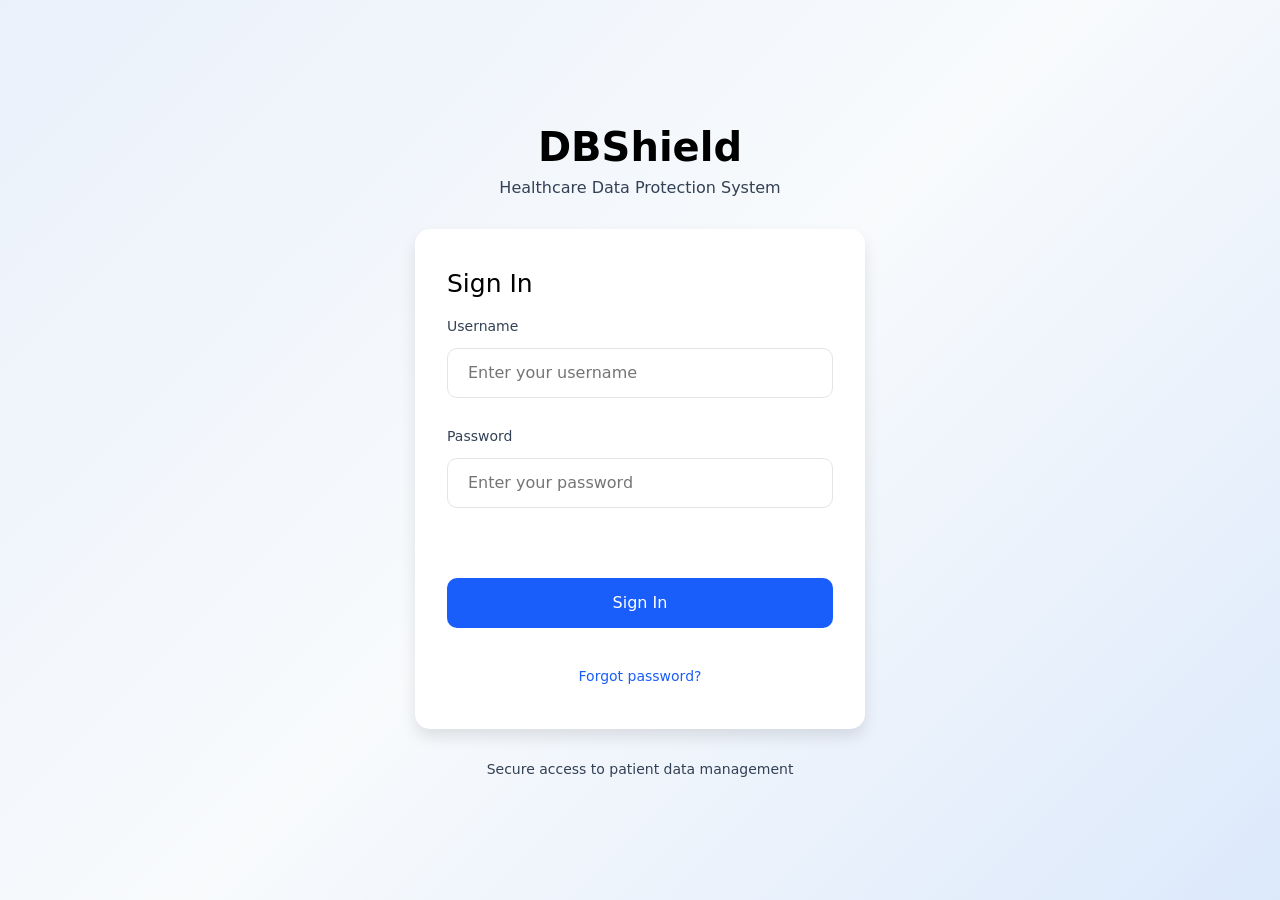
<file: frontend/auth/sign_in/index.html>
<!DOCTYPE html>
<html lang="en">
  <head>
    <meta charset="UTF-8">
    <meta name="viewport" content="width=device-width, initial-scale=1.0">
    <title>Sign In</title>
    <link rel="stylesheet" href="style.css">
  </head>
  <body>
    <div class="auth-header">
      <h1>DBShield</h1>
      <p>Healthcare Data Protection System</p>
    </div>
    <div class="wrapper">
      <div class="titles">
        <div class="title-signin">Sign In</div>
      </div>
      <form class="login-form" autocomplete="off">
        <div class="input-box">
          <label for="log-username" class="label">Username</label>
          <div class="input-wrapper">
            <input type="text" class="input-field" id="log-username" placeholder="Enter your username">
          </div>
        </div>
        <div class="input-box">
          <label for="log-pass" class="label">Password</label>
          <div class="input-wrapper">
            <input type="password" class="input-field" id="log-pass" placeholder="Enter your password">
          </div>
        </div>
        <p class="form-message" id="login-message" aria-live="polite"></p>
        <div class="input-box">
          <button class="btn-submit" id="SignInBtn" type="submit">Sign In</button>
        </div>
        <div class="form-cols">
          <div class="col-1"></div>
          <div class="col-2">
            <a href="#">Forgot password?</a>
          </div>
        </div>
      </form>
    </div>
    <div class="auth-footer">
      <p>Secure access to patient data management</p>
    </div>
    <script src="script.js"></script>
  </body>
</html>
</file>
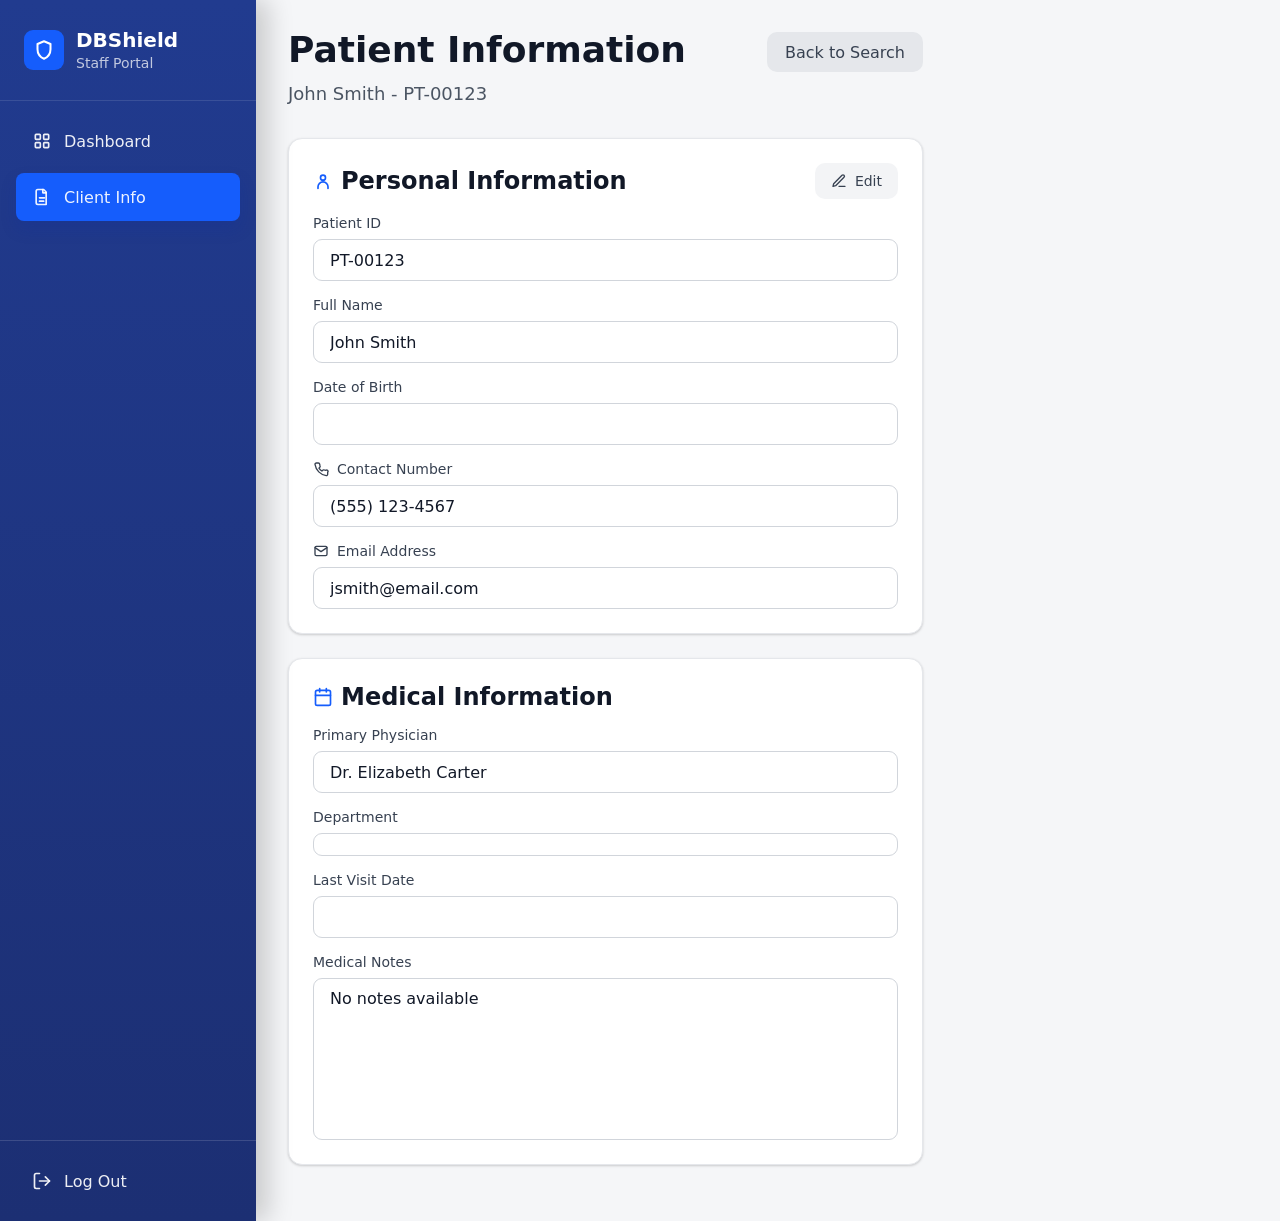
<file: record-detail.html>
<!doctype html>
<html lang="en">
  <head>
    <meta charset="utf-8">
    <meta name="viewport" content="width=device-width, initial-scale=1">
    <title>DBShield - Patient Information</title>
    <link rel="stylesheet" href="styles.css">
  </head>
  <body data-page="detail">
    <div class="db-layout db-layout--detail">
      <aside class="sidebar">
        <div class="sidebar__brand">
          <span class="brand-icon" aria-hidden="true">
            <svg viewBox="0 0 24 24">
              <path d="M12 3.25 18.5 6v5.15c0 4.28-2.64 7.83-6.5 9.6-3.86-1.77-6.5-5.32-6.5-9.6V6L12 3.25Z"></path>
            </svg>
          </span>
          <span>
            <strong>DBShield</strong>
            <small>Staff Portal</small>
          </span>
        </div>

        <nav class="side-nav" aria-label="Main navigation">
          <a class="side-nav__item" href="#">
            <svg viewBox="0 0 24 24" aria-hidden="true">
              <rect x="4" y="4" width="6" height="6" rx="1"></rect>
              <rect x="14" y="4" width="6" height="6" rx="1"></rect>
              <rect x="4" y="14" width="6" height="6" rx="1"></rect>
              <rect x="14" y="14" width="6" height="6" rx="1"></rect>
            </svg>
            Dashboard
          </a>
          <a class="side-nav__item side-nav__item--active" href="record-detail.html">
            <svg viewBox="0 0 24 24" aria-hidden="true">
              <path d="M7 3h7l3 3v15H7a2 2 0 0 1-2-2V5a2 2 0 0 1 2-2Z"></path>
              <path d="M13 3v4h4"></path>
              <path d="M9 13h6"></path>
              <path d="M9 17h5"></path>
            </svg>
            Client Info
          </a>
        </nav>

        <a class="logout" href="#">
          <svg viewBox="0 0 24 24" aria-hidden="true">
            <path d="M9 21H5a2 2 0 0 1-2-2V5a2 2 0 0 1 2-2h4"></path>
            <path d="M16 17l5-5-5-5"></path>
            <path d="M21 12H9"></path>
          </svg>
          Log Out
        </a>
      </aside>

      <main class="content content--detail">
        <header class="detail-title">
          <div>
            <h1>Patient Information</h1>
            <p>John Smith - PT-00123</p>
          </div>
          <a class="secondary-button" href="search-filter-results.html">Back to Search</a>
        </header>

        <section class="info-card">
          <div class="info-card__header">
            <h2>
              <svg viewBox="0 0 24 24" aria-hidden="true">
                <circle cx="12" cy="8" r="3"></circle>
                <path d="M6 21v-2a6 6 0 0 1 12 0v2"></path>
              </svg>
              Personal Information
            </h2>
            <button class="soft-button" type="button">
              <svg viewBox="0 0 24 24" aria-hidden="true">
                <path d="M12 20h9"></path>
                <path d="M16.5 3.5a2.12 2.12 0 0 1 3 3L7 19l-4 1 1-4 12.5-12.5Z"></path>
              </svg>
              Edit
            </button>
          </div>

          <div class="form-grid">
            <label>
              <span>Patient ID</span>
              <input type="text" value="PT-00123" readonly>
            </label>
            <label>
              <span>Full Name</span>
              <input type="text" value="John Smith" readonly>
            </label>
            <label>
              <span>Date of Birth</span>
              <input type="text" value="" readonly>
            </label>
            <label>
              <span class="label-icon">
                <svg viewBox="0 0 24 24" aria-hidden="true">
                  <path d="M22 16.92v3a2 2 0 0 1-2.18 2A19.86 19.86 0 0 1 3 5.18 2 2 0 0 1 5 3h3a2 2 0 0 1 2 1.72c.12.9.32 1.77.6 2.6a2 2 0 0 1-.45 2.11L8.9 10.68a16 16 0 0 0 4.42 4.42l1.25-1.25a2 2 0 0 1 2.11-.45c.83.28 1.7.48 2.6.6A2 2 0 0 1 22 16.92Z"></path>
                </svg>
                Contact Number
              </span>
              <input type="text" value="(555) 123-4567" readonly>
            </label>
            <label>
              <span class="label-icon">
                <svg viewBox="0 0 24 24" aria-hidden="true">
                  <rect x="3" y="5" width="18" height="14" rx="2"></rect>
                  <path d="m3 7 9 6 9-6"></path>
                </svg>
                Email Address
              </span>
              <input type="text" value="jsmith@email.com" readonly>
            </label>
          </div>
        </section>

        <section class="info-card">
          <div class="info-card__header info-card__header--plain">
            <h2>
              <svg viewBox="0 0 24 24" aria-hidden="true">
                <rect x="3" y="4" width="18" height="18" rx="2"></rect>
                <path d="M16 2v4"></path>
                <path d="M8 2v4"></path>
                <path d="M3 10h18"></path>
              </svg>
              Medical Information
            </h2>
          </div>

          <div class="form-grid">
            <label>
              <span>Primary Physician</span>
              <input type="text" value="Dr. Elizabeth Carter" readonly>
            </label>
            <label>
              <span>Department</span>
              <input class="input-small" type="text" value="" readonly>
            </label>
            <label>
              <span>Last Visit Date</span>
              <input type="text" value="" readonly>
            </label>
            <label>
              <span>Medical Notes</span>
              <textarea readonly>No notes available</textarea>
            </label>
          </div>
        </section>
      </main>
    </div>
  </body>
</html>
</file>
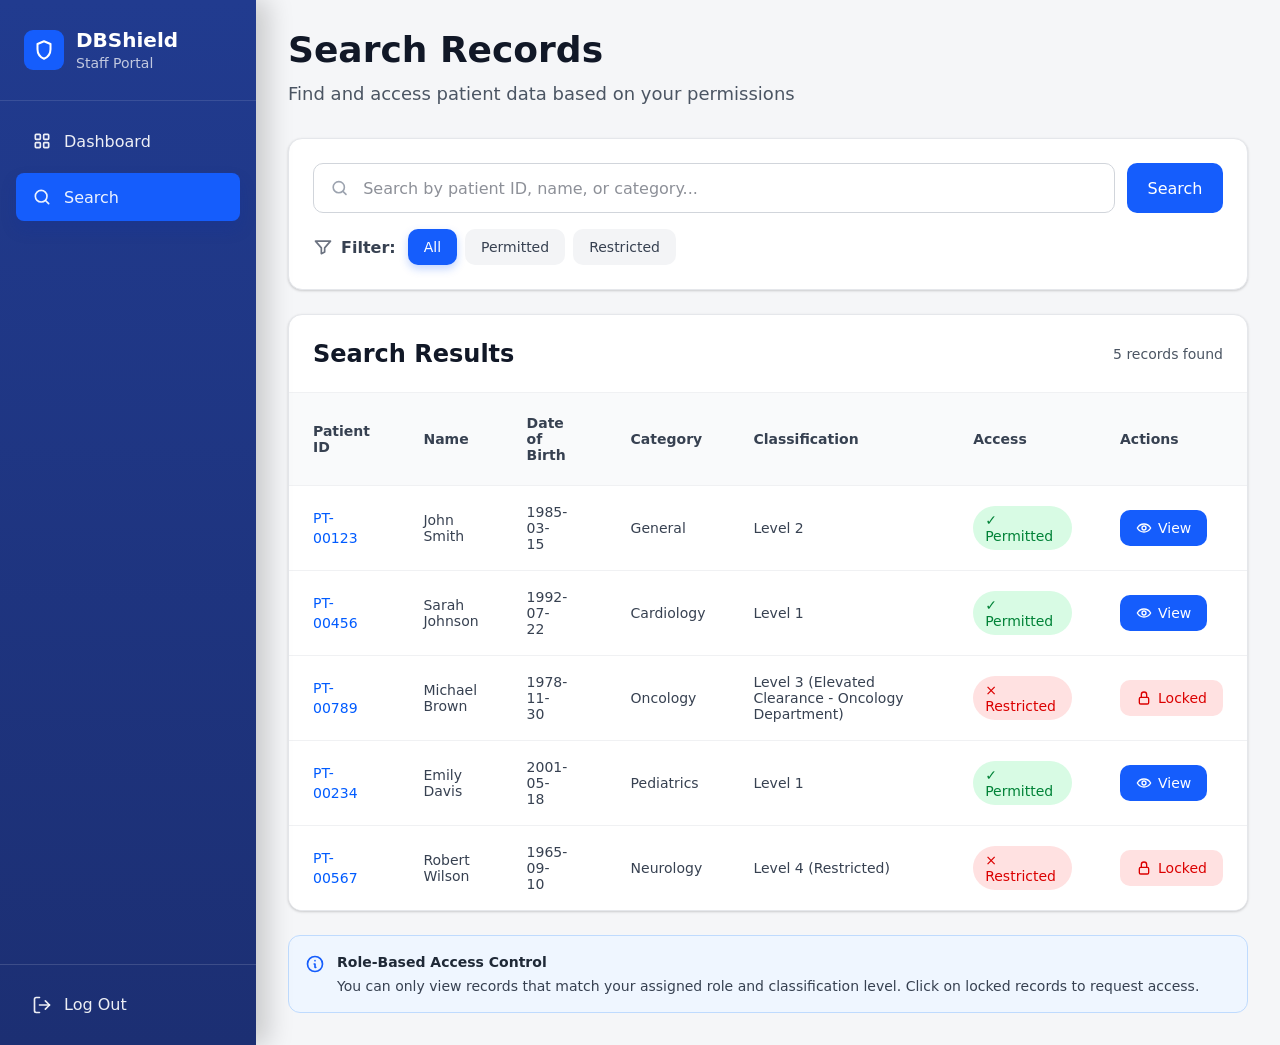
<file: search-filter-results.html>
<!doctype html>
<html lang="en">
  <head>
    <meta charset="utf-8">
    <meta name="viewport" content="width=device-width, initial-scale=1">
    <title>DBShield - Search Records</title>
    <link rel="stylesheet" href="styles.css">
  </head>
  <body data-page="search">
    <div class="db-layout">
      <aside class="sidebar">
        <div class="sidebar__brand">
          <span class="brand-icon" aria-hidden="true">
            <svg viewBox="0 0 24 24">
              <path d="M12 3.25 18.5 6v5.15c0 4.28-2.64 7.83-6.5 9.6-3.86-1.77-6.5-5.32-6.5-9.6V6L12 3.25Z"></path>
            </svg>
          </span>
          <span>
            <strong>DBShield</strong>
            <small>Staff Portal</small>
          </span>
        </div>

        <nav class="side-nav" aria-label="Main navigation">
          <a class="side-nav__item" href="#">
            <svg viewBox="0 0 24 24" aria-hidden="true">
              <rect x="4" y="4" width="6" height="6" rx="1"></rect>
              <rect x="14" y="4" width="6" height="6" rx="1"></rect>
              <rect x="4" y="14" width="6" height="6" rx="1"></rect>
              <rect x="14" y="14" width="6" height="6" rx="1"></rect>
            </svg>
            Dashboard
          </a>
          <a class="side-nav__item side-nav__item--active" href="search-filter-results.html">
            <svg viewBox="0 0 24 24" aria-hidden="true">
              <circle cx="11" cy="11" r="7"></circle>
              <path d="m20 20-3.5-3.5"></path>
            </svg>
            Search
          </a>
        </nav>

        <a class="logout" href="#">
          <svg viewBox="0 0 24 24" aria-hidden="true">
            <path d="M9 21H5a2 2 0 0 1-2-2V5a2 2 0 0 1 2-2h4"></path>
            <path d="M16 17l5-5-5-5"></path>
            <path d="M21 12H9"></path>
          </svg>
          Log Out
        </a>
      </aside>

      <main class="content">
        <header class="page-title">
          <h1>Search Records</h1>
          <p>Find and access patient data based on your permissions</p>
        </header>

        <section class="search-card" aria-label="Search controls">
          <div class="search-row">
            <label class="search-input">
              <svg viewBox="0 0 24 24" aria-hidden="true">
                <circle cx="11" cy="11" r="7"></circle>
                <path d="m20 20-3.5-3.5"></path>
              </svg>
              <span class="sr-only">Search records</span>
              <input id="record-search" type="search" placeholder="Search by patient ID, name, or category...">
            </label>
            <button class="primary-button" type="button" id="search-button">Search</button>
          </div>

          <div class="filter-row">
            <span class="filter-label">
              <svg viewBox="0 0 24 24" aria-hidden="true">
                <path d="M3 5h18l-7 8v5l-4 2v-7L3 5Z"></path>
              </svg>
              Filter:
            </span>
            <button class="chip chip--active" type="button" data-access-filter="all">All</button>
            <button class="chip" type="button" data-access-filter="permitted">Permitted</button>
            <button class="chip" type="button" data-access-filter="restricted">Restricted</button>
          </div>
        </section>

        <section class="results-card">
          <div class="card-header">
            <h2>Search Results</h2>
            <span id="results-count">5 records found</span>
          </div>

          <div class="table-scroll">
            <table class="records-table">
              <caption>Search results</caption>
              <thead>
                <tr>
                  <th scope="col">Patient ID</th>
                  <th scope="col">Name</th>
                  <th scope="col">Date of Birth</th>
                  <th scope="col">Category</th>
                  <th scope="col">Classification</th>
                  <th scope="col">Access</th>
                  <th scope="col">Actions</th>
                </tr>
              </thead>
              <tbody id="records-body"></tbody>
            </table>
          </div>
        </section>

        <section class="notice" aria-label="Role based access control notice">
          <svg viewBox="0 0 24 24" aria-hidden="true">
            <circle cx="12" cy="12" r="9"></circle>
            <path d="M12 8h.01"></path>
            <path d="M11 12h1v4h1"></path>
          </svg>
          <div>
            <strong>Role-Based Access Control</strong>
            <p>You can only view records that match your assigned role and classification level. Click on locked records to request access.</p>
          </div>
        </section>
      </main>
    </div>

    <script src="app.js"></script>
  </body>
</html>
</file>
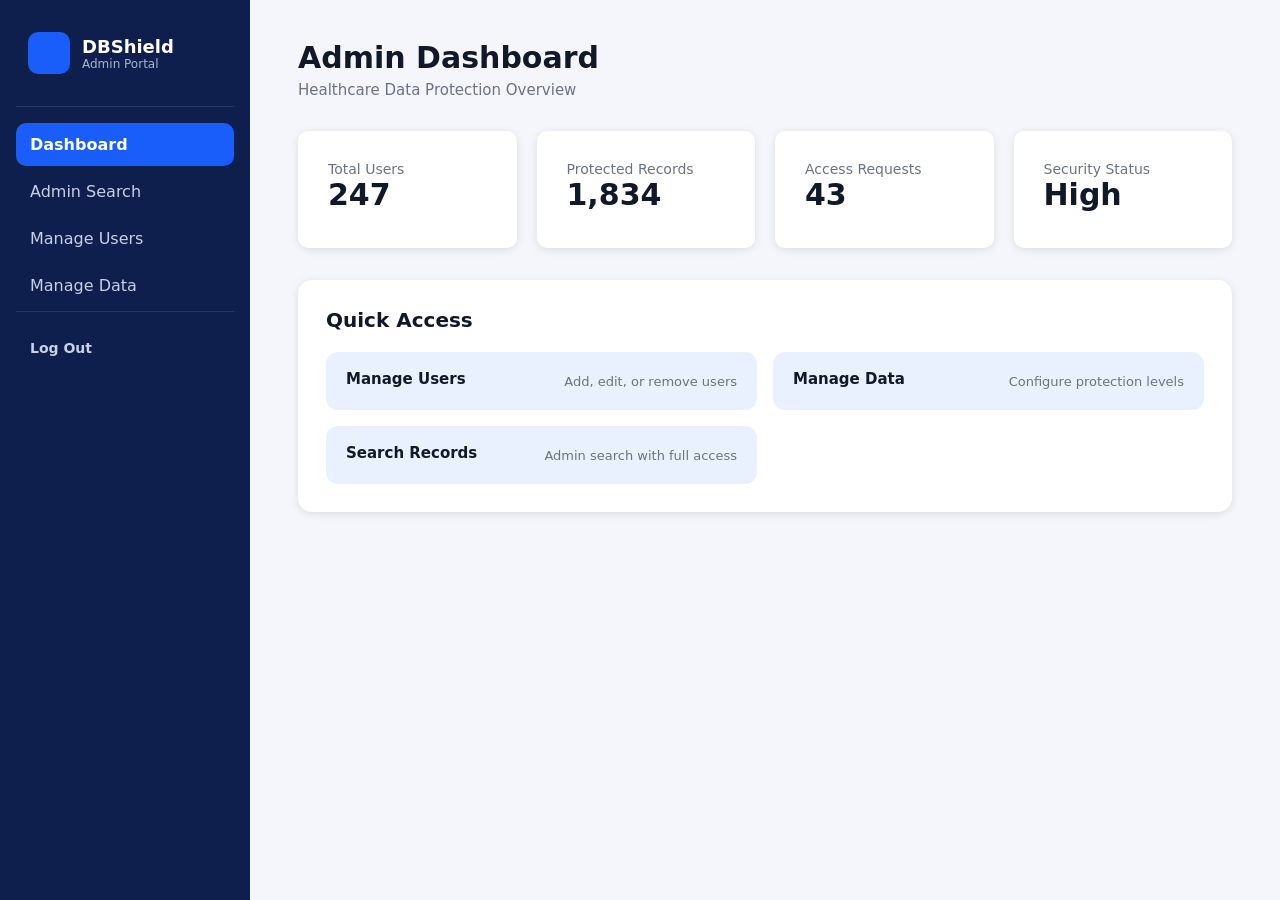
<file: dashboard/admin-dashboard.html>
<!DOCTYPE html>
<html lang="en">
  <head>
    <meta charset="UTF-8">
    <meta name="viewport" content="width=device-width, initial-scale=1.0", maximum-scale="1.0">
    <title>Sign In & Sign Up</title>
    <link rel="stylesheet" href="style.css">
  </head>
  <body>
    <div class="sidebar">
      <div class="sidebar-header">
        <div class="brand-logo">

        </div>
        <div class="brand-name">
          <h1>DBShield</h1>
          <p>Admin Portal</p>
        </div>
      </div>

      <div class="sidebar-main">
        <div class="sidebar-item active">
          <a href="#">
            <span>Dashboard</span>
          </a>
        </div>
        <div class="sidebar-item">
          <a href="#">
            <span>Admin Search</span>
          </a>
        </div>
        <div class="sidebar-item">
          <a href="#">
            <span>Manage Users</span>
          </a>
        </div>
        <div class="sidebar-item">
          <a href="#">
            <span>Manage Data</span>
          </a>
        </div>
        <div class="sidebar-footer">
          <a href="../auth/sign_in/index.html">
            <span>Log Out</span>
          </a>
        </div>
      </div>
    </div>
    <div class="main-content">
      <main>
        <div class="content-header">
          <h1>Admin Dashboard</h1>
          <p>Healthcare Data Protection Overview</p>
        </div>
        <div class="stats-grid">
          <div class="stat-card">
            <div class="stat-label">
              Total Users
            </div>
            <div class="stat-value">
              247
            </div>
          </div>
          <div class="stat-card">
            <div class="stat-label">
              Protected Records
            </div>
            <div class="stat-value">
              1,834
            </div>
          </div>
          <div class="stat-card">
            <div class="stat-label">
              Access Requests
            </div>
            <div class="stat-value">
              43
            </div>
          </div>
          <div class="stat-card">
            <div class="stat-label">
              Security Status
            </div>
            <div class="stat-value">
              High
            </div>
          </div>
        </div>
        <div class="quick-access-wrapper">
          <h2>Quick Access</h2>
          <div class="quick-grid">
            <div class="quick-card">
              <div class="quick-card-label">
                Manage Users
              </div>
              <div class="quick-card-text">
                Add, edit, or remove users
              </div>
            </div>
            <div class="quick-card">
              <div class="quick-card-label">
                Manage Data
              </div>
              <div class="quick-card-text">
                Configure protection levels
              </div>
            </div>
            <div class="quick-card">
              <div class="quick-card-label">
                Search Records
              </div>
              <div class="quick-card-text">
                Admin search with full access
              </div>
            </div>
          </div>
        </div>
      </main>
    </div>
  </body>
</file>
<file: frontend/auth/sign_in/style.css>
:root {
  --primary-color: #193178;
  --secondary-color: #195dfa;
  --background-color: #EFEFEF;
  --shadow-color: rgba(0, 0, 0, 0.1);
  --white-color: #FFF;
  --black-color: #000;
  --input-border-color: #E3E4E6;
  --transition-3s: 0.3s;
}

/*GLOBAL STYLES */
*{
  margin: 0;
  padding: 0;
  box-sizing: border-box;
  font-family: ui-sans-serif, system-ui, sans-serif, "Apple Color Emoji", "Segoe UI Emoji", "Segoe UI Symbol", "Noto Color Emoji";
}

/* REUSABLE ELEMENT */
a{
  text-decoration: none;
  color: var(--black-color);
  transition: var(--transition-3s);
}
a:hover{
  text-decoration: underlone;
}

body{
  display: flex;
  flex-direction: column;
  justify-content: center;
  align-items: center;
  height: 100vh;
  background: linear-gradient(135deg, #eaf1fb 0%, #f8fafc 50%, #dce9fb 100%);
}
/* AUTH HEADER AND FOOTER */
.auth-header{
  text-align: center;
  margin-bottom: 32px;
}
.auth-header h1{
  font-size: 40px;
  font-weight: 700;
  color: var(--black-color);
  margin-bottom: 8px;
}
.auth-header p{
  font-size: 16px;
  font-weight: 400;
  color: #334155;
}
.auth-footer{
  text-align: center;
  margin-top: 32px;
}
.auth-footer p{
  font-size: 14px;
  font-weight: 400;
  color: #334155;
}

/* WRAPPER */
.wrapper{
  position: relative;
  width: 450px;
  height: 500px;
  background-color: var(--white-color);
  border-radius: 15px;
  padding: 40px 32px 64px;
  box-shadow: 0 8px 15px var(--shadow-color);
  transition: var(--transition-3s);
}

/* TITLES */
.titles{
  position: relative;
}
.title-signin{
  position: relative;
  font-size: 25px;
  font-weight: 500;
}

/* INPUT FIELDS */
.input-box{
  position: relative;
  display: flex;
  font-size: 14px;
  font-weight: 500;
  flex-direction: column;
  margin: 20px 0;
}
.input-box label{
  font-size: 14px;
  font-weight: 500;
  color: #334155;
  margin-bottom: 4px;
}
.input-wrapper{
  position: relative;
  display: flex;
  padding: 10px 0;
}
.input-field{
  width: 100%;
  height: 50px;
  font-size: 16px;
  background: transparent;
  color: var(--black-color);
  padding: 0 20px;
  border: 1px solid var(--input-border-color);
  border-radius: 10px;
  outline: none;
  transition: var(--transition-3s);
}

/* SUBMIT BUTTON */
.btn-submit{
  display: flex;
  align-items: center;
  justify-content: center;
  gap: 1px;
  width: 100%;
  height: 50px;
  background-color: var(--secondary-color);
  color: var(--white-color);
  font-size: 16px;
  font-weight: 500;
  border: none;
  border-radius: 10px;
  cursor: pointer;
  transition: var(--transition-3s);
}

/* FORGOT PASSWORD */
.form-cols{
  display: flex;
  justify-content: center;
  padding: 20px 0;
  font-size: 14px;
}
.form-cols a{
  color: var(--secondary-color);
}

.form-message{
  min-height: 20px;
  font-size: 14px;
  line-height: 20px;
  color: #dc2626;
}
.form-message--success{
  color: #008237;
}

.form-message--locked{
  color: #b45309;
  font-weight: 600;
}

.btn-submit:disabled{
  cursor: not-allowed;
  opacity: 0.7;
}
</file>
<file: styles.css>
:root {
  --sidebar: #213b8f;
  --sidebar-deep: #1c2f73;
  --primary: #155dfc;
  --primary-hover: #0f4ee6;
  --page: #f5f6f8;
  --card: #ffffff;
  --text: #111827;
  --muted: #4b5563;
  --line: #e5e7eb;
  --line-strong: #d1d5db;
  --soft: #f3f4f6;
  --soft-button: #e5e7eb;
  --green-bg: #d8fbe4;
  --green: #008237;
  --red-bg: #ffe1e1;
  --red: #db0000;
  --notice-bg: #eff6ff;
  --notice-line: #bfdbfe;
  --shadow: 0 1px 3px rgba(0, 0, 0, 0.12), 0 1px 2px rgba(0, 0, 0, 0.06);
  color-scheme: light;
  font-family: Inter, ui-sans-serif, system-ui, -apple-system, BlinkMacSystemFont, "Segoe UI", sans-serif;
}

* {
  box-sizing: border-box;
}

html {
  background: var(--page);
}

body {
  background: var(--page);
  color: var(--text);
  margin: 0;
}

a {
  color: inherit;
  text-decoration: none;
}

button,
input,
textarea {
  font: inherit;
}

button {
  cursor: pointer;
}

svg {
  fill: none;
  stroke: currentColor;
  stroke-linecap: round;
  stroke-linejoin: round;
  stroke-width: 2;
}

.db-layout {
  display: grid;
  grid-template-columns: 256px minmax(0, 1fr);
  min-height: 100vh;
}

.sidebar {
  background: linear-gradient(180deg, var(--sidebar) 0%, var(--sidebar-deep) 100%);
  box-shadow: 12px 0 24px rgba(0, 0, 0, 0.18);
  color: #ffffff;
  display: grid;
  grid-template-rows: 101px 1fr 81px;
  min-height: 100vh;
  position: sticky;
  top: 0;
}

.sidebar__brand {
  align-items: center;
  border-bottom: 1px solid rgba(255, 255, 255, 0.11);
  display: flex;
  gap: 12px;
  padding: 24px;
}

.brand-icon {
  align-items: center;
  background: var(--primary);
  border-radius: 9px;
  display: inline-flex;
  height: 40px;
  justify-content: center;
  width: 40px;
}

.brand-icon svg {
  height: 24px;
  width: 24px;
}

.sidebar__brand strong,
.sidebar__brand small {
  display: block;
}

.sidebar__brand strong {
  font-size: 20px;
  font-weight: 700;
  line-height: 1.25;
}

.sidebar__brand small {
  color: rgba(255, 255, 255, 0.72);
  font-size: 14px;
  line-height: 1.15;
  margin-top: 2px;
}

.side-nav {
  padding: 16px;
}

.side-nav__item,
.logout {
  align-items: center;
  border-radius: 8px;
  color: rgba(255, 255, 255, 0.92);
  display: flex;
  font-size: 16px;
  font-weight: 500;
  gap: 12px;
  height: 48px;
  padding: 0 16px;
}

.side-nav__item + .side-nav__item {
  margin-top: 8px;
}

.side-nav__item svg,
.logout svg {
  flex: 0 0 auto;
  height: 20px;
  width: 20px;
}

.side-nav__item--active {
  background: var(--primary);
  box-shadow: 0 8px 15px rgba(12, 48, 160, 0.24);
}

.logout {
  border-top: 1px solid rgba(255, 255, 255, 0.14);
  border-radius: 0;
  height: 81px;
  padding-left: 32px;
}

.content {
  padding: 32px;
}

.content--detail {
  max-width: 699px;
}

.page-title,
.detail-title {
  margin-bottom: 32px;
}

.page-title h1,
.detail-title h1 {
  font-size: 36px;
  font-weight: 700;
  letter-spacing: 0;
  line-height: 1;
  margin: 0 0 14px;
}

.page-title p,
.detail-title p {
  color: var(--muted);
  font-size: 18px;
  line-height: 1.35;
  margin: 0;
}

.detail-title {
  align-items: start;
  display: flex;
  justify-content: space-between;
}

.search-card,
.results-card,
.info-card {
  background: var(--card);
  border: 1px solid var(--line);
  border-radius: 14px;
  box-shadow: var(--shadow);
}

.search-card {
  margin-bottom: 24px;
  padding: 24px;
}

.search-row {
  display: grid;
  gap: 12px;
  grid-template-columns: minmax(0, 1fr) 96px;
}

.search-input {
  align-items: center;
  border: 1px solid var(--line-strong);
  border-radius: 10px;
  color: #9ca3af;
  display: flex;
  height: 50px;
  padding: 0 16px;
}

.search-input svg {
  height: 20px;
  margin-right: 12px;
  width: 20px;
}

.search-input input {
  background: transparent;
  border: 0;
  color: var(--text);
  font-size: 16px;
  height: 100%;
  outline: none;
  width: 100%;
}

.search-input input::placeholder {
  color: #8d9098;
}

.primary-button,
.secondary-button,
.soft-button,
.chip,
.action-button {
  align-items: center;
  border: 0;
  border-radius: 10px;
  display: inline-flex;
  font-weight: 500;
  justify-content: center;
  letter-spacing: 0;
  white-space: nowrap;
}

.primary-button {
  background: var(--primary);
  color: #ffffff;
  font-size: 16px;
  height: 50px;
  min-width: 96px;
}

.primary-button:hover {
  background: var(--primary-hover);
}

.filter-row {
  align-items: center;
  display: flex;
  flex-wrap: wrap;
  gap: 8px;
  margin-top: 16px;
  min-height: 36px;
}

.filter-label {
  align-items: center;
  color: #374151;
  display: inline-flex;
  font-weight: 600;
  gap: 8px;
  margin-right: 4px;
}

.filter-label svg {
  color: #6b7280;
  height: 20px;
  width: 20px;
}

.chip {
  background: var(--soft);
  color: #374151;
  font-size: 14px;
  height: 36px;
  padding: 0 16px;
}

.chip--active {
  background: var(--primary);
  box-shadow: 0 4px 8px rgba(21, 93, 252, 0.25);
  color: #ffffff;
}

.results-card {
  margin-bottom: 24px;
  overflow: hidden;
}

.card-header {
  align-items: center;
  display: flex;
  height: 77px;
  justify-content: space-between;
  padding: 0 24px;
}

.card-header h2 {
  font-size: 24px;
  font-weight: 600;
  margin: 0;
}

.card-header span {
  color: var(--muted);
  font-size: 14px;
}

.table-scroll {
  overflow-x: auto;
}

.records-table {
  border-collapse: collapse;
  min-width: 870px;
  width: 100%;
}

.records-table caption {
  height: 1px;
  overflow: hidden;
  position: absolute;
  width: 1px;
}

.records-table th,
.records-table td {
  border-top: 1px solid #f0f1f3;
  color: #374151;
  font-size: 14px;
  padding: 18px 24px;
  text-align: left;
  vertical-align: middle;
}

.records-table th {
  background: #f9fafb;
  color: #374151;
  font-weight: 700;
  height: 92px;
}

.records-table td {
  background: #ffffff;
  height: 80px;
}

.records-table a.patient-link {
  color: #005bff;
  font-weight: 500;
  line-height: 1.45;
}

.access-pill {
  align-items: center;
  border-radius: 999px;
  display: inline-flex;
  font-size: 14px;
  font-weight: 500;
  gap: 6px;
  min-height: 44px;
  padding: 6px 12px;
}

.access-pill--permitted {
  background: var(--green-bg);
  color: var(--green);
}

.access-pill--restricted {
  background: var(--red-bg);
  color: var(--red);
}

.action-button {
  font-size: 14px;
  gap: 6px;
  height: 36px;
  padding: 0 16px;
}

.action-button svg {
  height: 16px;
  width: 16px;
}

.action-button--view {
  background: var(--primary);
  color: #ffffff;
}

.action-button--locked {
  background: var(--red-bg);
  color: var(--red);
}

.notice {
  align-items: flex-start;
  background: var(--notice-bg);
  border: 1px solid var(--notice-line);
  border-radius: 12px;
  color: #1f2937;
  display: flex;
  gap: 12px;
  min-height: 77px;
  padding: 16px;
}

.notice > svg {
  color: var(--primary);
  flex: 0 0 auto;
  height: 20px;
  margin-top: 2px;
  width: 20px;
}

.notice strong {
  display: block;
  font-size: 14px;
  line-height: 20px;
  margin-bottom: 4px;
}

.notice p {
  color: #374151;
  font-size: 14px;
  line-height: 20px;
  margin: 0;
}

.secondary-button {
  background: var(--soft-button);
  color: #374151;
  font-size: 16px;
  height: 40px;
  padding: 0 18px;
}

.info-card {
  margin-bottom: 24px;
  padding: 24px;
}

.info-card__header {
  align-items: center;
  display: flex;
  justify-content: space-between;
  margin-bottom: 16px;
}

.info-card__header--plain {
  justify-content: flex-start;
}

.info-card h2 {
  align-items: center;
  display: flex;
  font-size: 24px;
  font-weight: 600;
  gap: 8px;
  line-height: 28px;
  margin: 0;
}

.info-card h2 svg {
  color: var(--primary);
  height: 20px;
  width: 20px;
}

.soft-button {
  background: var(--soft);
  color: #374151;
  font-size: 14px;
  gap: 8px;
  height: 36px;
  padding: 0 16px;
}

.soft-button svg {
  height: 16px;
  width: 16px;
}

.form-grid {
  display: grid;
  gap: 16px;
}

.form-grid label {
  color: #374151;
  display: grid;
  font-size: 14px;
  gap: 8px;
}

.label-icon {
  align-items: center;
  display: inline-flex;
  gap: 8px;
}

.label-icon svg {
  height: 16px;
  width: 16px;
}

.form-grid input,
.form-grid textarea {
  background: #ffffff;
  border: 1px solid var(--line-strong);
  border-radius: 9px;
  color: #111827;
  font-size: 16px;
  outline: none;
  padding: 0 16px;
  width: 100%;
}

.form-grid input {
  height: 42px;
}

.form-grid .input-small {
  height: 23px;
}

.form-grid textarea {
  height: 162px;
  line-height: 24px;
  padding-top: 8px;
  resize: none;
}

.sr-only {
  height: 1px;
  margin: -1px;
  overflow: hidden;
  position: absolute;
  width: 1px;
}

@media (max-width: 900px) {
  .db-layout {
    grid-template-columns: 1fr;
  }

  .sidebar {
    grid-template-rows: auto auto auto;
    min-height: 0;
    position: static;
  }

  .side-nav {
    display: flex;
    gap: 8px;
    overflow-x: auto;
  }

  .side-nav__item {
    min-width: 160px;
  }

  .logout {
    height: 56px;
  }

  .content,
  .content--detail {
    max-width: none;
    padding: 24px;
  }

  .detail-title {
    gap: 16px;
  }
}

@media (max-width: 640px) {
  .content,
  .content--detail {
    padding: 18px;
  }

  .page-title h1,
  .detail-title h1 {
    font-size: 30px;
  }

  .page-title p,
  .detail-title p {
    font-size: 16px;
  }

  .search-row,
  .detail-title {
    display: grid;
    grid-template-columns: 1fr;
  }

  .primary-button,
  .secondary-button {
    width: 100%;
  }
}
</file>
<file: dashboard/style.css>
:root {
  --primary-color: #193178;
  --secondary-color: #195dfa;
  --background-color: #EFEFEF;
  --shadow-color: rgba(0, 0, 0, 0.1);
  --white-color: #FFF;
  --black-color: #000;
  --sidebar-color: #0f1f4d;
  --transition-3s: 0.3s;
}

/* GLOBAL STYLES */
*{
  margin: 0;
  padding: 0;
  box-sizing: border-box;
  font-family: ui-sans-serif, system-ui, sans-serif, "Apple Color Emoji", "Segoe UI Emoji", "Segoe UI Symbol", "Noto Color Emoji";
}

a{
  text-decoration: none;
  color: inherit;
}

body{
  display: flex;
  min-height: 100vh;
  background-color: #F4F6FB;
}

/* SIDEBAR */
.sidebar{
  width: 250px;
  min-height: 100vh;
  background-color: var(--sidebar-color);
  display: flex;
  flex-direction: column;
  justify-content: flex-start;
  padding: 24px 16px;
}

.sidebar-header{
  display: flex;
  align-items: center;
  padding: 8px 12px 32px;
  border-bottom: 1px solid rgba(255,255,255,0.1);

}

.brand-logo{
  width: 42px;
  height: 42px;
  background-color: var(--secondary-color);
  border-radius: 10px;
}

.brand-name{
  display: flex;
  flex-direction: column;
  padding: 0 12px 0;
}
.brand-name h1{
  font-size: 18px;
  font-weight: 700;
  color: var(--white-color);
}

.brand-name p{
  font-size: 12px;
  color: #A9B4D0;
}

.sidebar-main{
  display: flex;
  padding-top: 16px;
  flex-direction: column;
  gap: 4px;
}

.sidebar-item{
  border-radius: 10px;
  transition: var(--transition-3s);
}

.sidebar-item a{
  display: flex;
  align-items: center;
  gap: 10px;
  padding: 12px 14px;
  font-size: 16px;
  font-weight: 500;
  color: #C7D0E8;
}

.sidebar-item:hover{
  background-color: rgba(255,255,255,0.06);
}

.sidebar-item.active{
  background-color: var(--secondary-color);
}

.sidebar-item.active a{
  color: var(--white-color);
  font-weight: 600;
}

.sidebar-footer{
  border-top: 1px solid rgba(255,255,255,0.1);
  padding-top: 16px;
}

.sidebar-footer a{
  display: flex;
  align-items: center;
  gap: 10px;
  padding: 12px 14px;
  font-size: 14px;
  font-weight: 600;
  color: #C7D0E8;
}

/* MAIN CONTENT */
.main-content{
  flex: 1;
  padding: 40px 48px;
}

.content-header h1{
  font-size: 30px;
  font-weight: 700;
  color: #111827;
  margin-bottom: 6px;
}

.content-header p{
  font-size: 15px;
  color: #6B7280;
  margin-bottom: 32px;
}

/* STAT CARDS */
.stats-grid{
  display: grid;
  grid-template-columns: repeat(4, 1fr);
  gap: 20px;
  margin-bottom: 32px;
}

.stat-card{
  background-color: var(--white-color);
  border-radius: 10px;
  padding: 30px;
  box-shadow: 0 2px 8px var(--shadow-color);
}

.stat-label{
  font-size: 14px;
  color: #6B7280;
}

.stat-icon{
  width: 38px;
  height: 38px;
  border-radius: 10px;
  display: flex;
  align-items: center;
  justify-content: center;
}

.stat-value{
  font-size: 30px;
  font-weight: 700;
  color: #111827;
  margin-bottom: 6px;
}

.stat-change{
  font-size: 13px;
}

.stat-change.green{ color: #16A34A; }
.stat-change.orange{ color: #EA580C; }
.stat-status{ font-size: 13px; color: #6B7280; }

/* QUICK ACCESS */
.quick-access-wrapper{
  background-color: var(--white-color);
  border-radius: 14px;
  padding: 28px;
  box-shadow: 0 2px 8px var(--shadow-color);
}

.quick-access-wrapper h2{
  font-size: 20px;
  font-weight: 700;
  margin-bottom: 20px;
  color: #111827;
}

.quick-grid{
  display: grid;
  grid-template-columns: repeat(2, 1fr);
  gap: 16px;
}

.quick-card{
  display: flex;
  justify-content: space-between;
  align-items: center;
  padding: 18px 20px;
  border-radius: 12px;
  background-color: #EAF1FE;
  transition: var(--transition-3s);
}

.quick-card.green{
  background-color: #E7F8EE;
}

.quick-card:hover{
  filter: brightness(0.97);
}

.quick-card-label{
  display: flex;
  align-items: center;
  gap: 8px;
  font-size: 15px;
  font-weight: 600;
  color: #111827;
  margin-bottom: 4px;
}

.quick-card-text{
  font-size: 13px;
  color: #6B7280;
}
</file>
